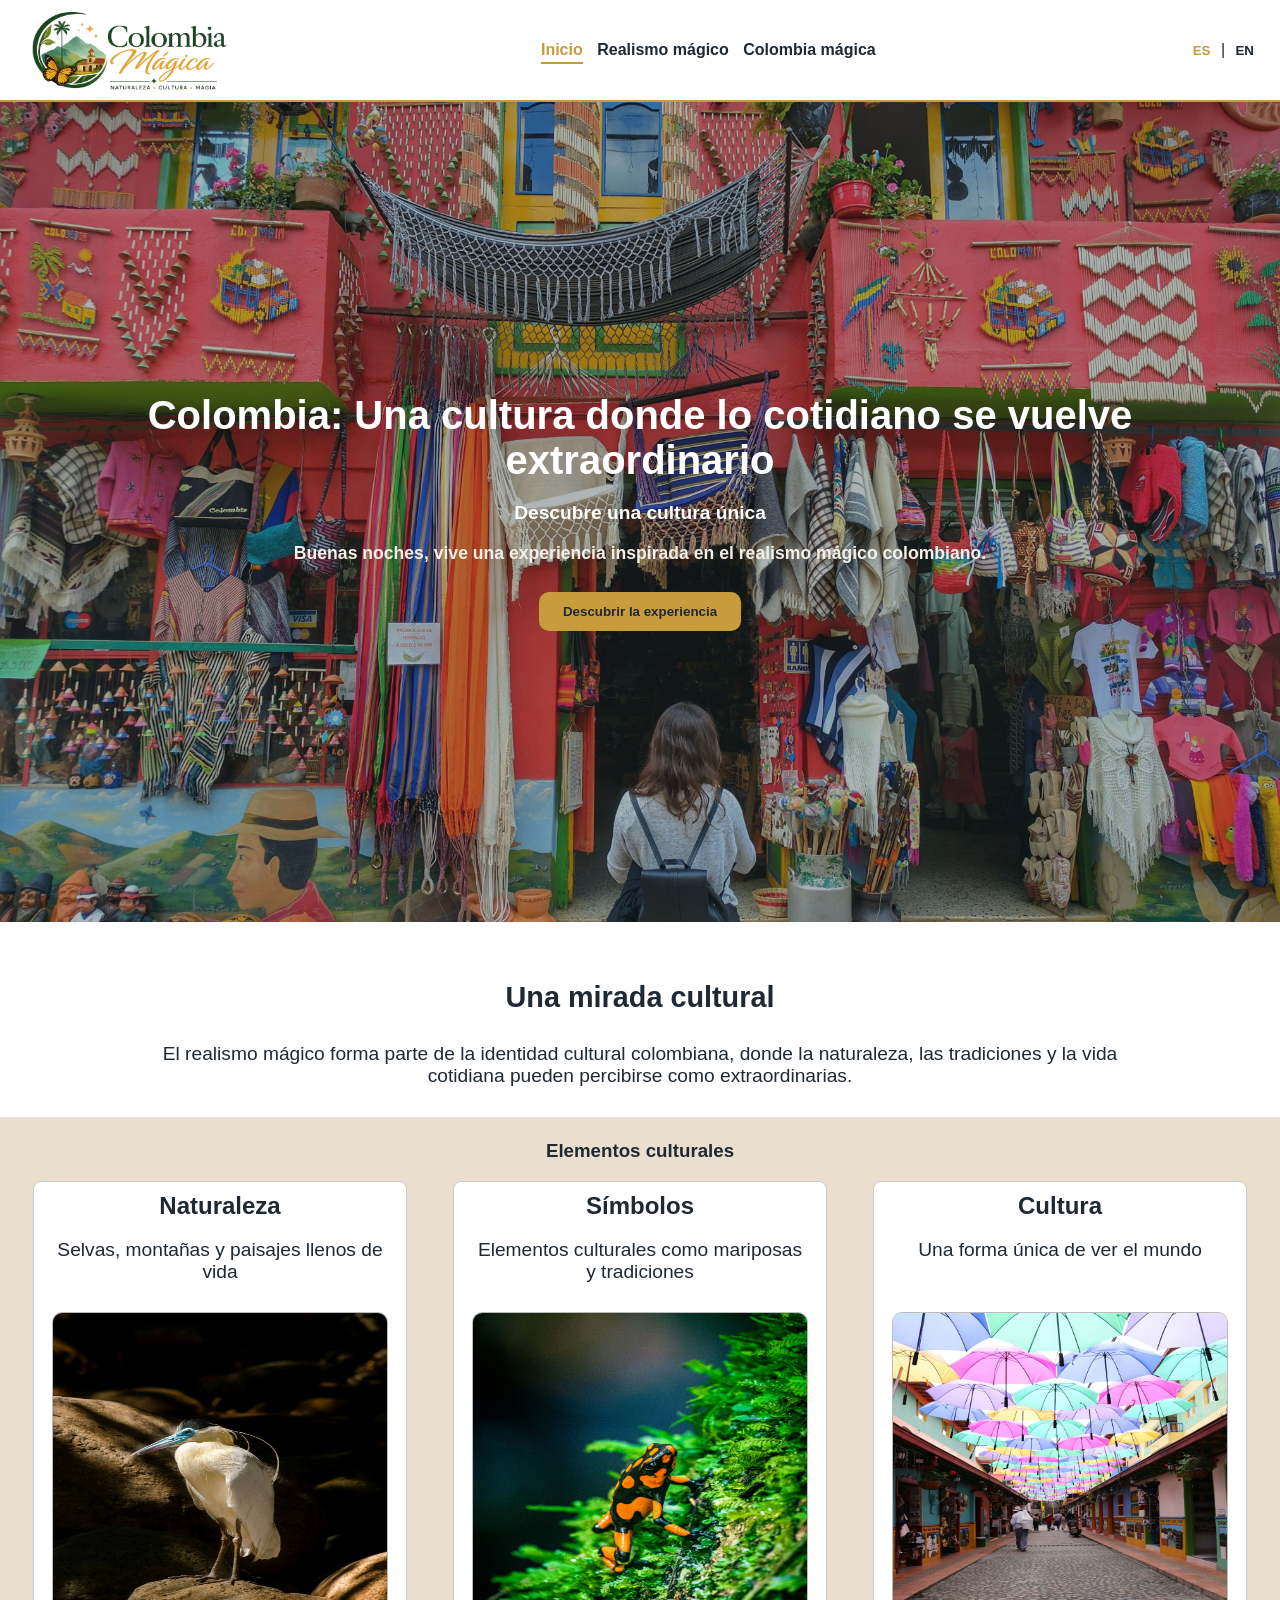
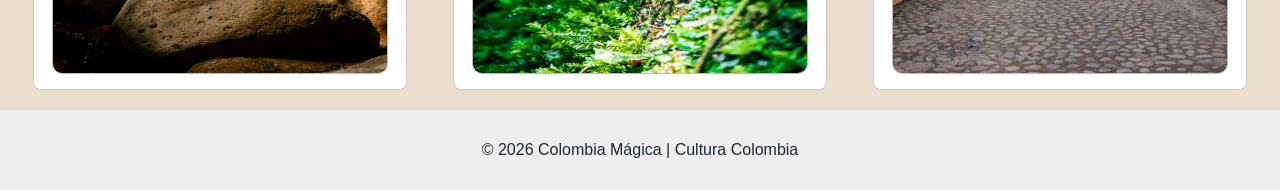
<file: index.html>
<!DOCTYPE html>
<html lang="es">
  <head>
    <meta charset="UTF-8">
    <meta name="viewport" content="width=device-width, initial-scale=1.0">
    <title>Colombia Mágica</title>
    <link rel="stylesheet" href="css/styles.css">
    <link rel="icon" href="favicon.png" type="image/x-icon">
  </head>
  <body>
    
    <header>
      <div class="header">
        <div class="logo"></div>
        <nav class="header-menu">
        
          <a href="index.html" class="active" data-i18n="navHome">Inicio</a>
        
          <a href="realismo.html" data-i18n="navRealismo">Realismo mágico</a>
        
          <div class="dropdown">
        
            <a href="colombia.html" id="dropdownBtn" data-i18n="navColombia">
              Colombia mágica ▾
            </a>
        
            <div class="dropdown-menu">
        
              <a href="colombia.html#naturaleza" data-i18n="navNatural">Naturaleza</a>
        
              <a href="colombia.html#simbolos" data-i18n="navSymbol">Símbolos</a>
        
              <a href="colombia.html#cultura" data-i18n="navCulture">Cultura</a>
        
            </div>
        
          </div>
        
        </nav>
        <div class="lang">
          <button id="btn-es" class="lang-btn active-lang">ES</button>
          |
          <button id="btn-en" class="lang-btn">EN</button>
        </div>
      </div>
    </header>

  <main>
    <!-- HERO -->
     <section class="hero home-hero">
        <h2 class="hero-tittle" data-i18n="homeTitle">Colombia: Una cultura donde lo cotidiano se vuelve extraordinario</h2>
        <p class="hero-text" data-i18n="homeSubtitle">Descubre una cultura única</p>
        <p id="welcome-message"></p>
        <a href="realismo.html">
        <button class="hero-button" data-i18n="homeButton">Descubrir la experiencia</button>
        </a>
     </section>

     <!-- INTRO -->
      <section class="intro">
        <h3 class="intro-tittle" data-i18n="homeIntroTitle">Una mirada cultural</h3>
        <p class="intro-text" data-i18n="homeIntroText">
          El realismo mágico forma parte de la identidad cultural colombiana, donde la naturaleza,
          las tradiciones y la vida cotidiana pueden percibirse como extraordinarias.
        </p>
      </section>

      <!-- CARDS -->
       <section class="cards">
        <h3 data-i18n="homeCards">Elementos culturales</h3>

        <div class="card-container">

          <div class="card">
            <div class="card-text">
              <h3 data-i18n="homeTittleNatur">Naturaleza</h3>
              <p data-i18n="homeTextNatur">
                Selvas, montañas y paisajes llenos de vida
              </p>
            </div>                   
            <img src="images/Pajaro.jpg" class="card-image" alt="Naturaleza colombiana asociada al imaginario mágico">
          </div>

          <div class="card">
            <div class="card-text">
              <h3 data-i18n="homeTittleSymb">Símbolos</h3>
              <p data-i18n="homeTextSymb">Elementos culturales como mariposas y tradiciones</p>
            </div>
            <img src="images/RanaChoco.jpg" class="card-image" alt="Naturaleza colombiana asociada al imaginario mágico">
          </div>
          
          <div class="card">
            <div class="card-text">
              <h3 data-i18n="homeTittleCult">Cultura</h3>
              <p data-i18n="homeTextCult">Una forma única de ver el mundo</p>
            </div>
            <img src="images/Calle sombrilla.jpg" class="card-image" alt="Naturaleza colombiana asociada al imaginario mágico">
          </div>
        </div>

        </div>
       </section>
      </main>

       <!-- FOOTER -->
        <footer>
          <p>© 2026 Colombia Mágica | Cultura Colombia </p>
        </footer>
        <script src="./js/script.js"></script>
  </body>
</html>
</file>
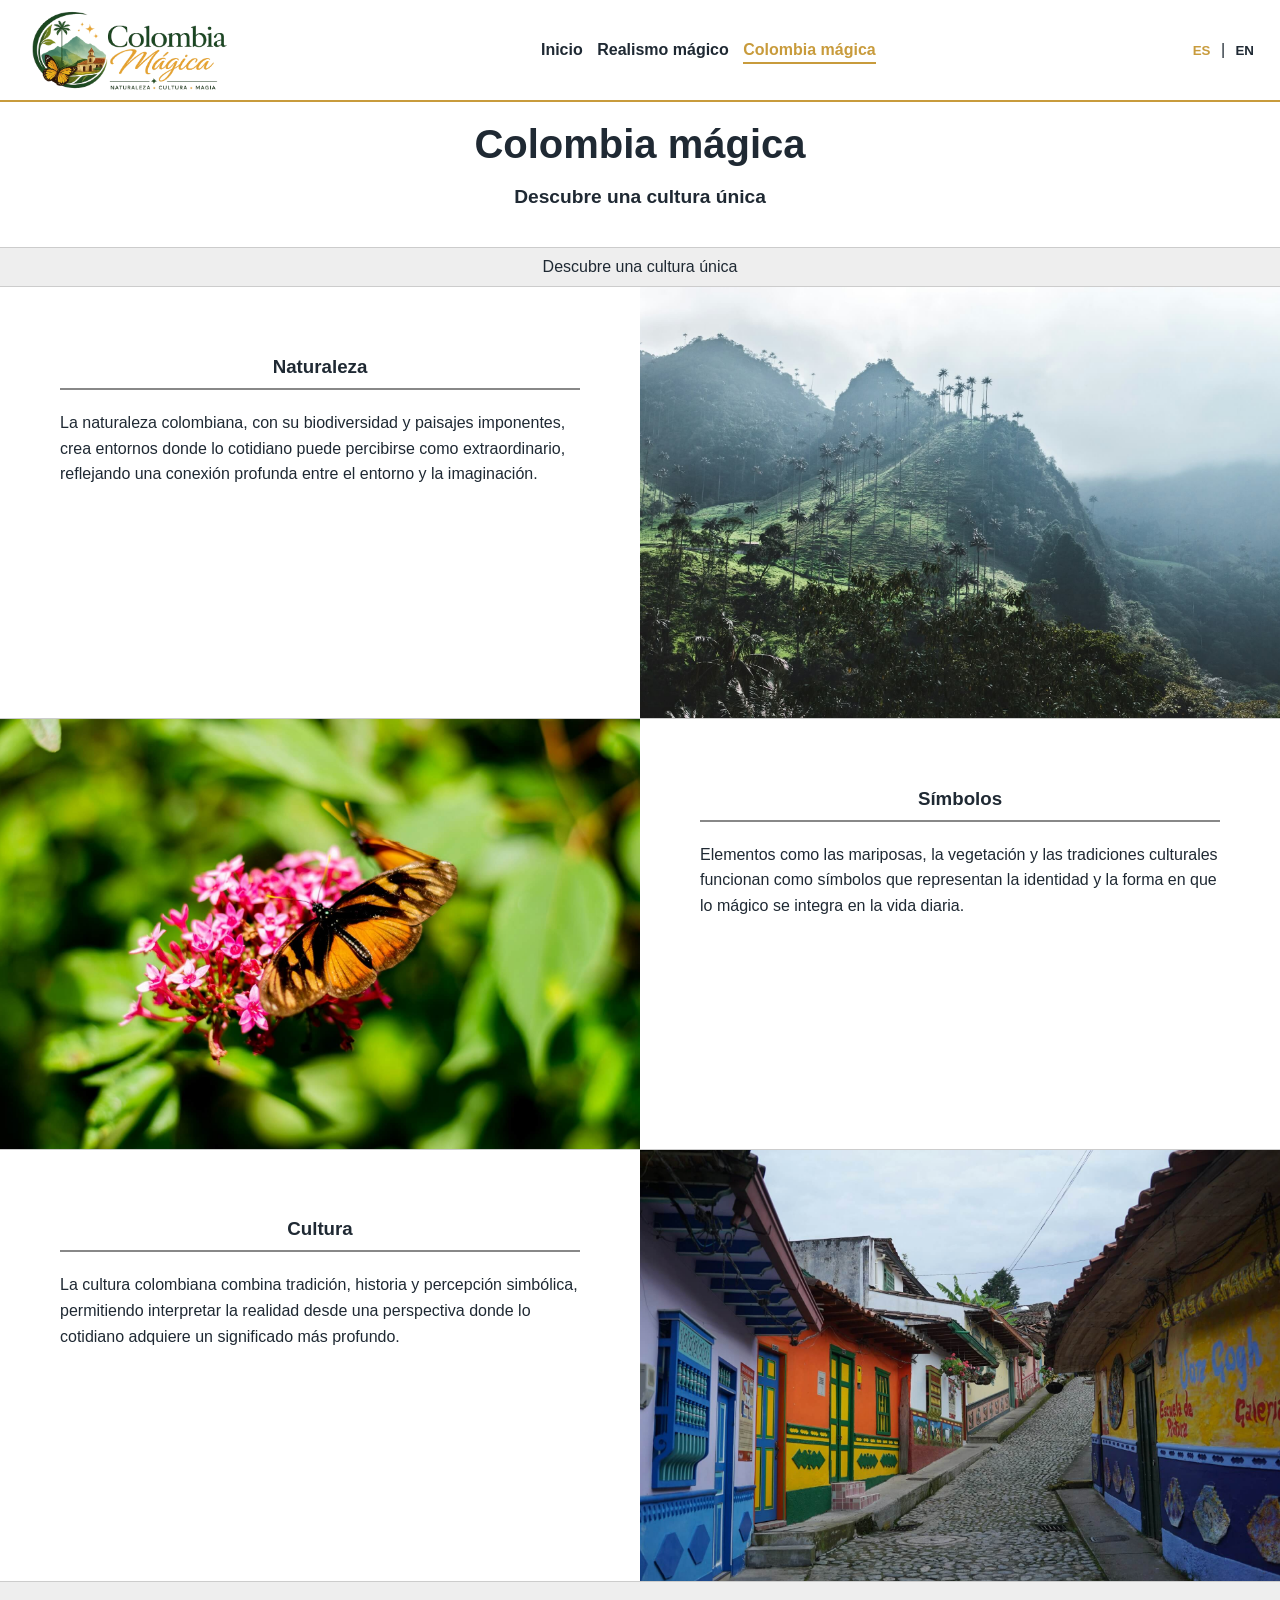
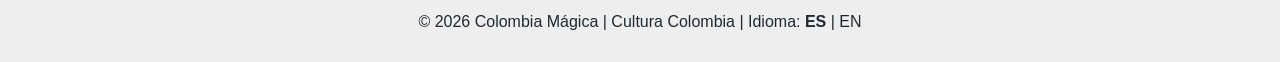
<file: colombia.html>
<!DOCTYPE html>
<html lang="es">

<head>
  <meta charset="UTF-8" />
  <meta name="viewport" content="width=device-width, initial-scale=1.0" />
  <title>Colombia mágica | Colombia Mágica</title>
  <link rel="stylesheet" href="css/styles.css" />
  <link rel="icon" href="favicon.png" type="image/x-icon">
</head>

<body>

  <header>
    <div class="header">
      <div class="logo"></div>

      <nav aria-label="Navegación principal" class="header-menu">
        <a href="index.html" data-i18n="navHome">Inicio</a>
        <a href="realismo.html" data-i18n="navRealismo">Realismo mágico</a>
        <a href="colombia.html" class="active" data-i18n="navColombia">Colombia mágica</a>
      </nav>

      <div class="lang">
        <button id="btn-es" class="lang-btn active-lang">ES</button>
        |
        <button id="btn-en" class="lang-btn">EN</button>
      </div>
    </div>
  </header>

  <main>

    <section class="page-title">
      <h2 class="hero-tittle" data-i18n="colombiaTitle">Colombia mágica</h2>
      <p class="hero-text ">Descubre una cultura única</p>
    </section>

    <section class="section-title" data-i18n="colombiaSubtitle">
      <h3 data-i18n="elementosTitle">Elementos culturales</h3>
    </section>

    <section id="naturaleza" class="culture-block">
      <div class="culture-text">
        <h3 data-i18n="naturalezaTitle">Naturaleza</h3>
        <p>
          La naturaleza colombiana, con su biodiversidad y paisajes imponentes,
          crea entornos donde lo cotidiano puede percibirse como extraordinario,
          reflejando una conexión profunda entre el entorno y la imaginación.
        </p>
      </div>

      <div class="culture-image">
        <img src="images/ValleCocoro.jpg" alt="Paisaje natural colombiano con montañas y vegetación">
      </div>
    </section>

    <section id="simbolos" class="culture-block reverse">
      <div class="culture-text">
        <h3 data-i18n="simbolosTitle">Símbolos</h3>
        <p>
          Elementos como las mariposas, la vegetación y las tradiciones culturales
          funcionan como símbolos que representan la identidad y la forma en que
          lo mágico se integra en la vida diaria.
        </p>
      </div>

      <div id="cultura" class="culture-image">
        <img src="images/Mariposa.jpg" alt="Mariposa símbolos culturales asociados al realismo mágico colombiano">
      </div>
    </section>

    <section class="culture-block">
      <div class="culture-text">
        <h3 data-i18n="culturaTitle">Cultura</h3>
        <p>
          La cultura colombiana combina tradición, historia y percepción simbólica,
          permitiendo interpretar la realidad desde una perspectiva donde lo cotidiano
          adquiere un significado más profundo.
        </p>
      </div>

      <div class="culture-image">
        <img src="images/PuebloCultura.jpg" alt="Escena cultural colombiana relacionada con tradición e identidad">
      </div>
    </section>

  </main>

  <footer>
    <p>© 2026 Colombia Mágica | Cultura Colombia | Idioma: <b class="active">ES</b> | EN</p>
  </footer>

  <script src="js/script.js"></script>
</body>

</html>
</file>
<file: css/styles.css>
:root {
  --primary: #2f5d50; /* verde naturaleza */
  --secondary: #c89b3c; /* dorado mágico */
  --dark: #1f2933; /* azul oscuro / misterio */
  --earth: #8b5e3c; /* tierra / tradición */
  --light: #f5efe6; /* crema */
  --white: #ffffff;
}

body {
  font-family: Arial, sans-serif;
  margin: 0;
  background: var(--light);
  color: var(--dark);
  padding: 0;
}

/* HEADER */
header {
  background: var(--white);
  border-bottom: 2px solid var(--secondary);
  width: 100%;
  padding: 0;
  margin: 0;
}

.logo {
  background-image: url('../images/Logo.png');
  background-size: cover;
  min-height: 80px;
  width: 200px;
  margin: 10px;
}

.header {
  display: flex;
  justify-content: space-between;
  align-items: center;
  padding: 0px 20px 0px 20px;
}

.header-menu a {
  margin: 0px 10px 0px 0px;
  text-decoration: none;
  color: var(--dark);
  font-weight: bold;
}

.header-menu a.active {
  color: var(--secondary);
  font-weight: bold;
  border-bottom: 2px solid var(--secondary);
  padding-bottom: 4px;
}

.header-menu a:hover {
  color: var(--earth);
}

.lang-btn {
  background: none;
  border: none;
  cursor: pointer;
  font-weight: bold;
  color: var(--dark);
}

.lang-btn:hover,
.active-lang {
  color: var(--secondary);
}

/* HERO */
.hero {
  background-size: cover;
  background-position: center;
  max-width: 100vw;
  height: 700px;
  color: var(--white);
  text-align: center;
  align-content: center;
  padding: 60px 20px;
}

.home-hero {
  background:
    linear-gradient(rgba(31, 41, 51, 0.35), rgba(31, 41, 51, 0.35)),
    url('../images/Raquira.jpg');
  background-size: cover;
  background-position: center;
}

.realismo-hero {
  background-image:
    linear-gradient(rgba(0, 0, 0, 0.45), rgba(0, 0, 0, 0.45)),
    url('../images/Pueblo.jpg');
}

.hero-tittle {
  margin: auto;
  font-weight: bold;
  font-size: 2.5rem;
  width: 90%;
}

.hero-text {
  font-size: 1.2rem;
  font-weight: 600;
}

.hero-button {
  margin-top: 10px;
  padding: 12px 24px;
  background: var(--secondary);
  color: var(--dark);
  border: none;
  cursor: pointer;
  font-weight: bold;
  border-radius: 10px;
}

.hero-button:hover {
  background: var(--earth);
  color: var(--white);
}

#welcome-message {
  margin-top: 14px;
  font-size: 1.1rem;
  font-weight: bold;
  color: var(--light);
}

.intro,
.card,
.culture-text,
.page-title {
  background: var(--white);
}

.cards,
.section-title,
.slider-section {
  background: #eadfce;
}

.dropdown {
  position: relative;
  display: inline-block;
}

.dropdown-menu {
  display: none;

  position: absolute;

  top: 100%;
  left: 0;

  background: white;

  min-width: 180px;

  border: 1px solid #ccc;

  box-shadow: 0 4px 8px rgba(0, 0, 0, 0.15);

  z-index: 1000;
}

.dropdown-menu a {
  display: block;

  padding: 12px;

  text-decoration: none;

  color: black;
}

.dropdown-menu a:hover {
  background: #f0f0f0;
}

/* INTRO */
.intro {
  text-align: center;
  padding: 30px;
}

.intro-tittle {
  font-size: 1.8rem;
}

.intro-text {
  margin: auto;
  font-size: 1.2rem;
  width: 80%;
}

/* CARDS */
.cards {
  padding-top: 5px;
  text-align: center;
}

.card-container {
  display: flex;
  justify-content: space-around;
  gap: 20px;
  padding: 0 20px 20px;
}

.card {
  display: flex;
  flex-direction: column;
  align-items: center;
  background: white;
  width: 30%;
  border: 1px solid #ccc;
  padding-bottom: 15px;
  border-radius: 8px;
}

.card-text {
  padding: 0;
  margin: 0;
  min-height: 120px;
  margin-bottom: 10px;
  width: 90%;
  font-size: 1.2rem;
}

.card-text h3 {
  margin: 0;
  padding-top: 10px;
  font-weight: bold;
  font-size: 1.5rem;
}

.card-image {
  min-width: 90%;
  max-height: 360px;
  background: #fff;
  border: 1px solid #bbb;
  scroll-snap-align: start;
  border-radius: 10px;
}

.card-image img {
  width: 100%;
  height: 100%;
  object-fit: cover;
}

/* FOOTER */
footer {
  text-align: center;
  padding: 15px;
  background: #eee;
}

/* Página Realismo mágico */

.hero-small {
  padding: 70px 20px;
}

.hero-small h2 {
  margin-bottom: 8px;
}

.content-section {
  padding: 50px;
}

/* Slider de imágenes */

.slider-section {
  display: flex;
  align-items: center;
  justify-content: center;
  gap: 20px;
  padding: 30px 20px;
  background: #eee;
}

.slider {
  width: 70%;
  max-width: 700px;
  height: 320px;
  border: 1px solid #bbb;
  background: #ddd;
  overflow: hidden;
}

.slider img {
  width: 100%;
  height: 100%;
  object-fit: cover;
  display: block;
}

.slider-btn {
  font-size: 2rem;
  padding: 10px 18px;
  border: none;
  background: #5c4a2d;
  color: white;
  cursor: pointer;
}

.slider-btn:hover {
  background: #8b5e3c;
}

/* Página Colombia mágica */

.page-title {
  text-align: center;
  padding: 20px;
  background: #fff;
}

.page-title h2 {
  margin-bottom: 5px;
}

.section-title {
  text-align: center;
  padding: 10px;
  background: #eee;
  border-top: 1px solid #ccc;
  border-bottom: 1px solid #ccc;
}

.culture-block {
  display: grid;
  grid-template-columns: 1fr 1fr;
  min-height: 280px;
  border-bottom: 1px solid #ccc;
}

.culture-block.reverse {
  direction: rtl;
}

.culture-block.reverse > * {
  direction: ltr;
}

.culture-text {
  padding: 50px 60px;
  background: #fff;
}

.culture-text h3 {
  text-align: center;
  margin-bottom: 20px;
  border-bottom: 2px solid #888;
  padding-bottom: 10px;
}

.culture-text p {
  line-height: 1.6;
}

.culture-image {
  background: #ddd;
  overflow: hidden;
}

.culture-image img {
  width: 100%;
  height: 100%;
  object-fit: cover;
}

@media (max-width: 768px) {
  .header {
    flex-direction: column;
    gap: 15px;
    text-align: center;
    margin-bottom: 20px;
  }

  .header-menu {
    display: flex;
    flex-direction: column;
    gap: 10px;
    font-size: 1.5rem;
  }

  .cards {
    justify-content: center;
    align-items: center;
    flex-direction: column;
  }

  .card-container {
    margin: auto;
    padding: 0;
    flex-direction: column;
    width: 90%;
    gap: 20px;
  }

  .card {
    background: white;
    width: 100%;
  }

  .slider-section {
    gap: 10px;
    padding: 20px 10px;
  }

  .slider {
    width: 100%;
    height: 220px;
  }

  .slider-btn {
    font-size: 1.5rem;
    padding: 8px 12px;
  }

  /* Página Colombia mágica */

  .culture-block,
  .culture-block.reverse {
    display: block;
  }

  .culture-text {
    padding: 30px 20px;
  }

  .culture-image {
    height: 220px;
  }

  footer {
    font-size: 0.85rem;
  }

  footer .active {
    font-size: 1rem;
  }

  .active {
    font-weight: bold;
    font-size: 1.6rem;
    color: #1f5809;
    border-bottom: 2px solid #1f5809;
  }

  .lang {
    font-size: 1rem;
  }

  .lang .active {
    font-size: 1rem;
  }
}

@media (max-width: 430px) {
  .hero-tittle {
    overflow: auto;
    max-width: 80%;
    font-size: 2rem;
  }

  .hero-button {
    max-width: 80%;
  }

  .card-container {
    width: 100vw;
  }

  .lang {
    font-size: 1rem;
  }

  .lang .active {
    font-size: 1rem;
  }
}
</file>
